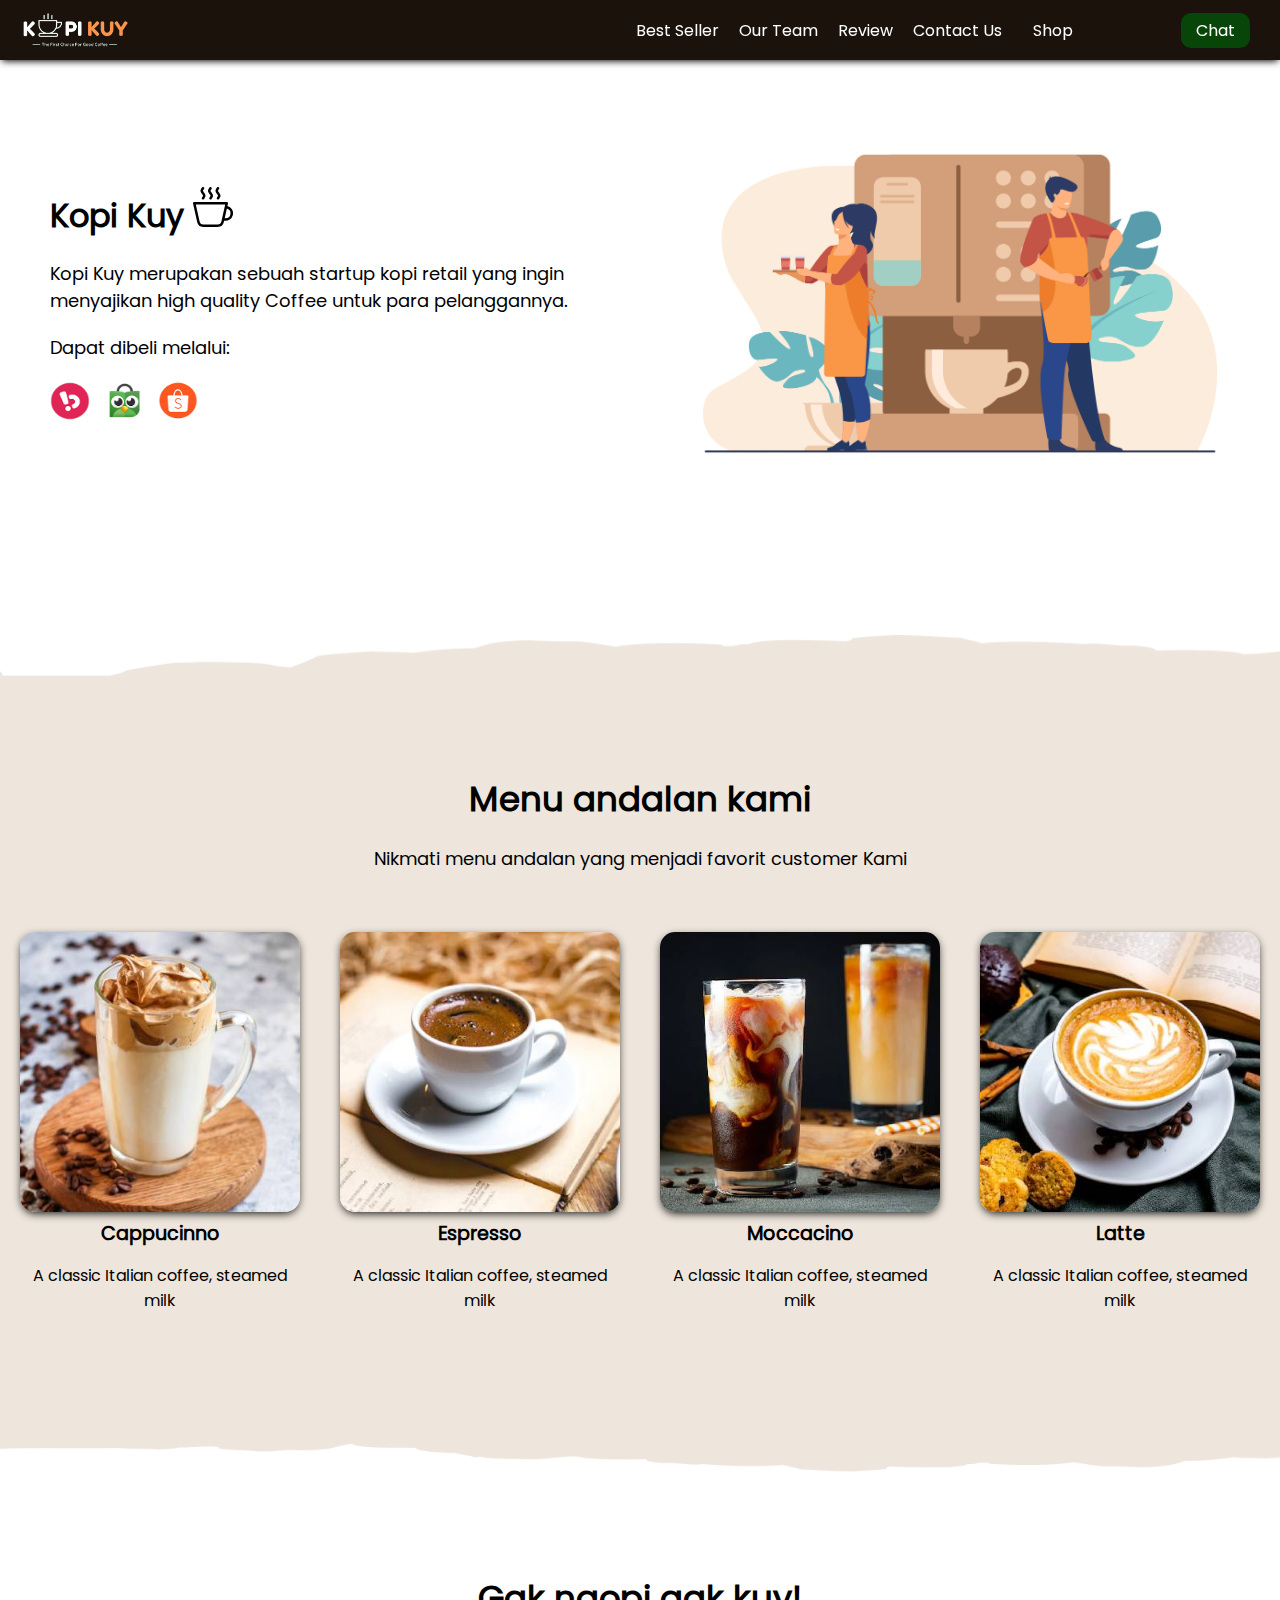
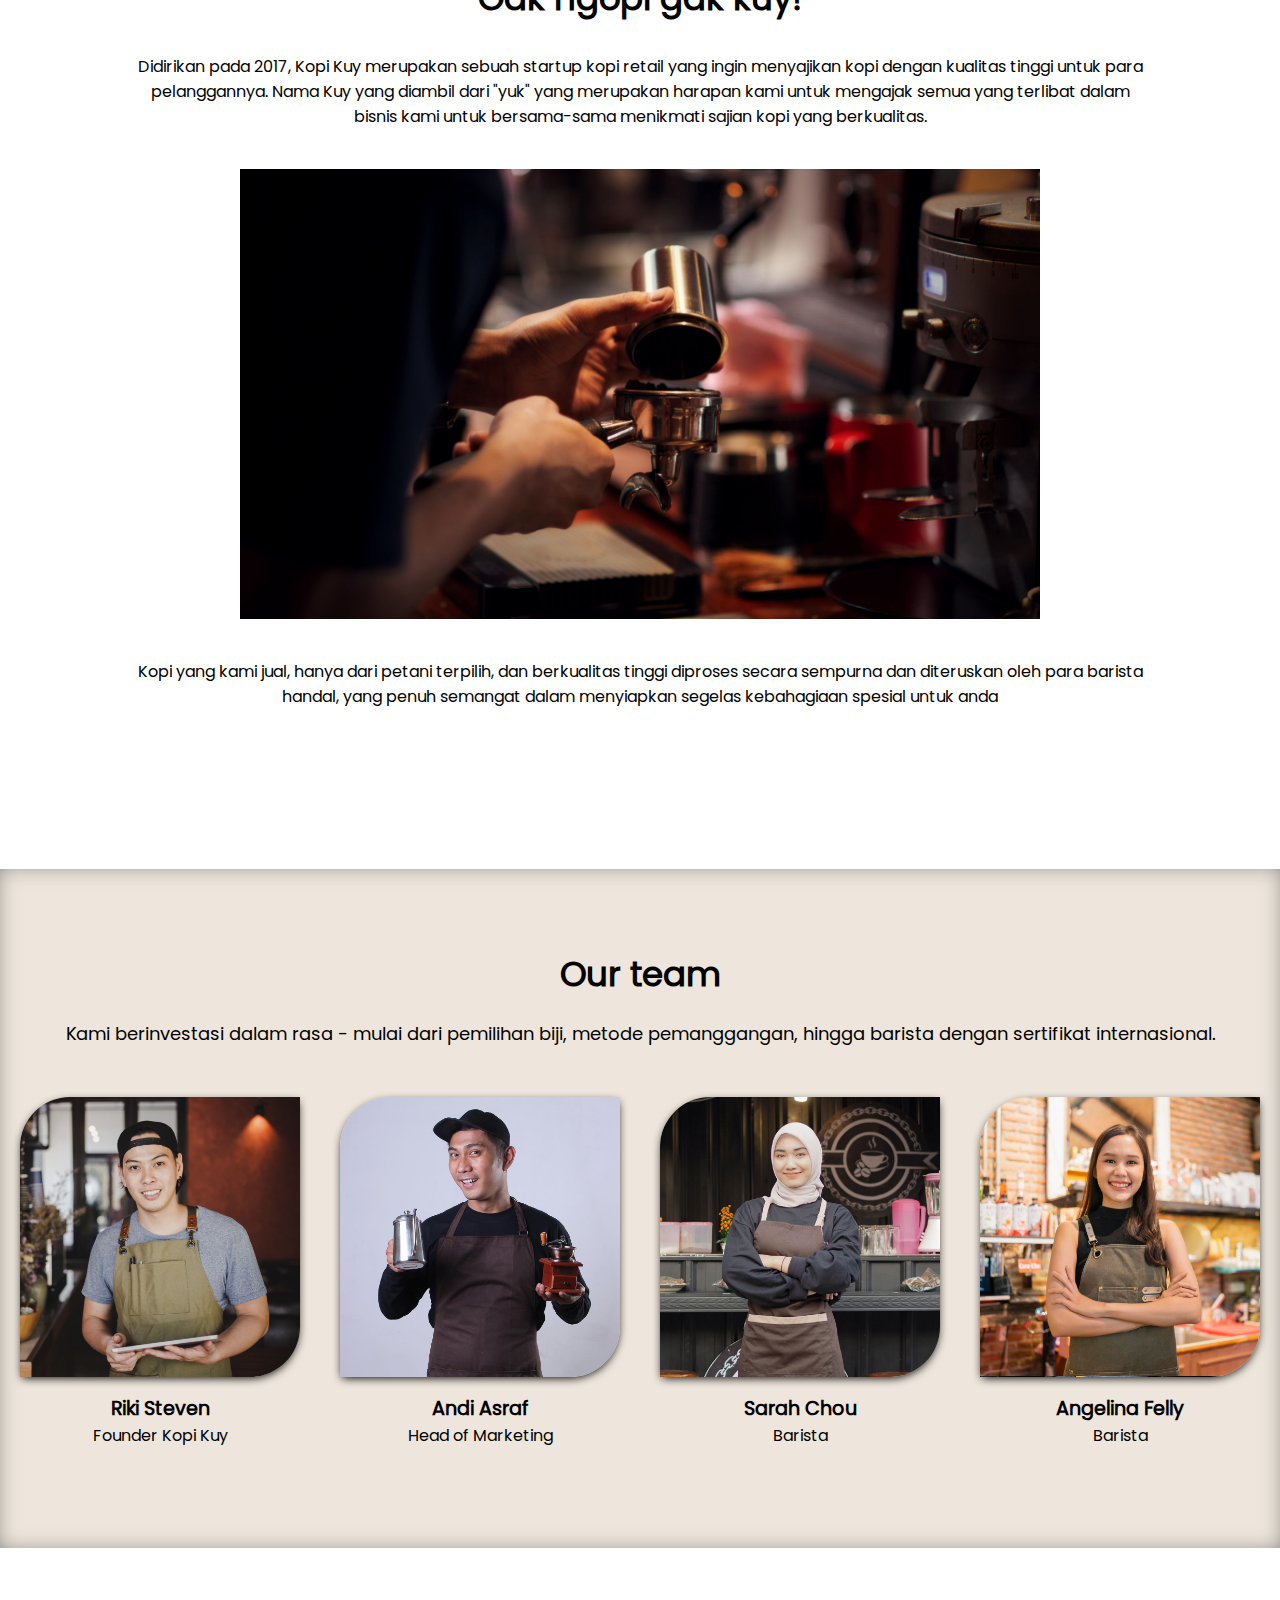
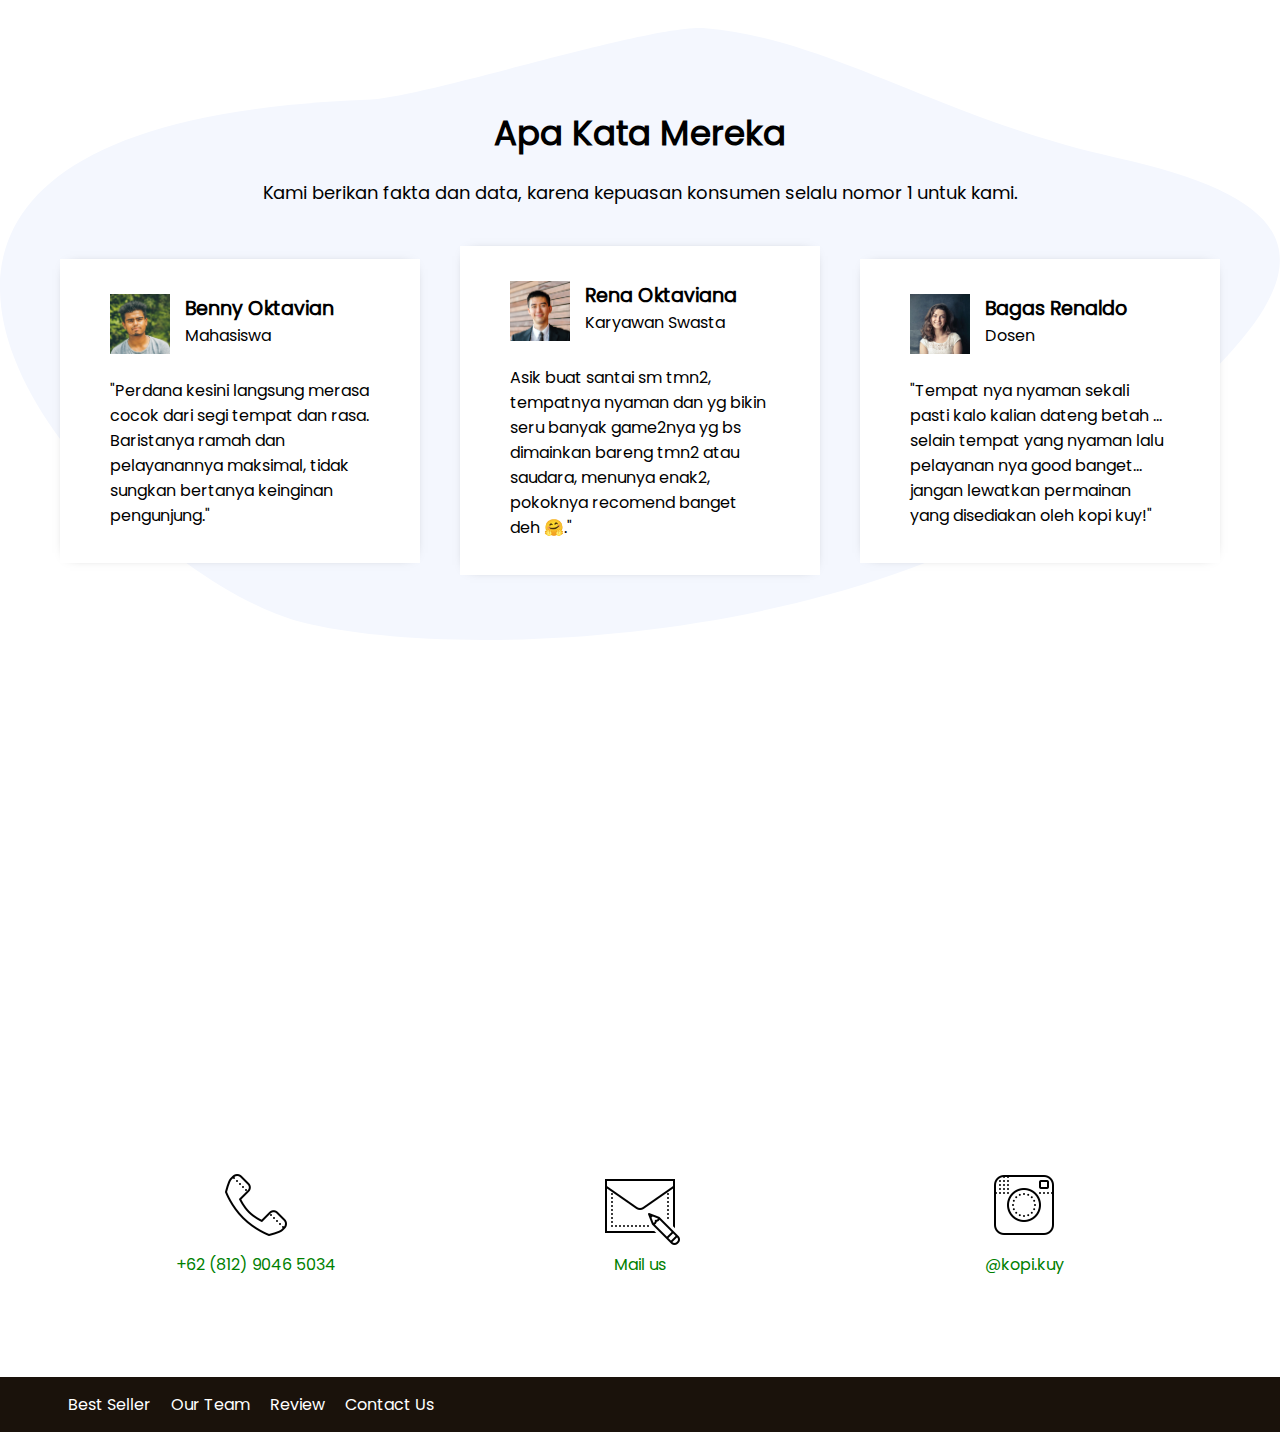
<file: index.html>
<!DOCTYPE html>
<html lang="id">

<head>
    <meta charset="UTF-8">
    <meta http-equiv="X-UA-Compatible" content="IE=edge">
    <meta name="viewport" content="width=device-width, initial-scale=1.0">
    <title>Website Kopi Kuy</title>
    <meta name="description" content="KopiKuy menghadirkan kopi berkualitas premium untuk penggemar kopi sejati">
    <meta name="keywords" content="Kopi premium, biji kopi pilihan, kopi terbaik">
    <meta name="author" content="John Doe">
    <link rel="stylesheet" href="assets/css/main.css">
    <link rel="shortcut icon" href="assets/images/favicon.ico" type="image/x-icon">
</head>

<body>
    <nav>
        <img class="logo" src="assets/images/logo/logo_kuy.png">
        <div class="navigation">
            <a href="#best-seller">Best Seller</a>
            <a href="#our-team">Our Team</a>
            <a href="#review">Review</a>
            <a href="#contact-us">Contact Us</a>
        </div>
        <a class="shop" href="produk.html">Shop</a>
        <a class="chat" href="https://wa.me/628123456?text=Saya ingin bertanya" target="_blank">Chat</a>
    </nav>

    <header>
        <div class="left">
            <h1>Kopi Kuy <img src="assets/images/icon/icon_kopi.svg"></h1>

            <p>Kopi Kuy merupakan sebuah startup kopi retail yang ingin menyajikan high quality Coffee untuk para pelanggannya.</p>

            <p>Dapat dibeli melalui: </p>

            <div class="olshop">
                <a href="https://bukalapak.com/" target="_blank"><img src="assets/images/logo/logo_bukalapak.png" alt=""></a>
                <a href="https://tokopedia.com/" target="_blank"><img src="assets/images/logo/logo_tokopedia.png" alt=""></a>
                <a href="https://shopee.com/" target="_blank"><img src="assets/images/logo/logo_shopee.png" alt=""></a>
            </div>
        </div>

        <div class="right">
            <img src="assets/images/header/header4.png" alt="">
        </div>
    </header>


    <!-- the id is href identifier for callable link in navigation -->
    <section id="best-seller" class="best-seller">
        <h2>Menu andalan kami</h2>

        <p>Nikmati menu andalan yang menjadi favorit customer Kami</p>

        <div class="product">
            <img src="assets/images/produk/product_capuchino.jpg" alt="cappucino coffee">
            <h3>Cappucinno</h3>
            <p>A classic Italian coffee, steamed milk</p>
        </div>

        <div class="product">
            <img src="assets/images/produk/product_espresso.jpg" alt="espresso coffee">
            <h3>Espresso</h3>
            <p>A classic Italian coffee, steamed milk</p>
        </div>

        <div class="product">
            <img src="assets/images/produk/product_kopi_susu.jpg" alt="moccacino coffee">
            <h3>Moccacino</h3>
            <p>A classic Italian coffee, steamed milk</p>
        </div>

        <div class="product">
            <img src="assets/images/produk/product_latte.jpg" alt="latte coffee">
            <h3>Latte</h3>
            <p>A classic Italian coffee, steamed milk</p>
        </div>
    </section>

    <!-- the id is href identifier for callable link in navigation -->
    <section id="about-us" class="about-us">
        <h2>Gak ngopi gak kuy!</h2>

        <p>Didirikan pada 2017, Kopi Kuy merupakan sebuah startup kopi retail
            yang ingin menyajikan kopi dengan kualitas tinggi untuk para pelanggannya.
            Nama Kuy yang diambil dari "yuk" yang merupakan harapan kami untuk mengajak semua
            yang terlibat dalam bisnis kami untuk bersama-sama menikmati sajian kopi yang berkualitas.</p>
        <img src="assets/images/about-us/barista.jpg" alt="barista">

        <p>Kopi yang kami jual, hanya dari petani terpilih, dan berkualitas tinggi diproses
            secara sempurna dan diteruskan oleh para barista handal, yang penuh semangat
            dalam menyiapkan segelas kebahagiaan spesial untuk anda</p>
    </section>

    <section id="our-team" class="our-team">
        <h2>Our team</h2>
        <p>Kami berinvestasi dalam rasa - mulai dari pemilihan biji, metode pemanggangan,
            hingga barista dengan sertifikat internasional.</p>

        <div class="team">
            <img src="assets/images/team/team1.jpg" alt="founder kopi kuy">
            <h3>Riki Steven</h3>
            <p>Founder Kopi Kuy</p>
        </div>

        <div class="team">
            <img src="assets/images/team/team2.jpg" alt="Head of Marketing kopi kuy">
            <h3>Andi Asraf</h3>
            <p>Head of Marketing</p>
        </div>

        <div class="team">
            <img src="assets/images/team/team3.jpg" alt="Barista kopi kuy">
            <h3>Sarah Chou</h3>
            <p>Barista</p>
        </div>

        <div class="team">
            <img src="assets/images/team/team4.jpg" alt="Barista kopi kuy">
            <h3>Angelina Felly</h3>
            <p>Barista</p>
        </div>
    </section>

    <section id="review" class="review">
        <h2>Apa Kata Mereka</h2>
        <p>Kami berikan fakta dan data, karena kepuasan konsumen selalu nomor 1 untuk kami.</p>

        <div class="testimony">
            <img src="assets/images/customer/customer1.jpg" alt="customer kopi kuy">
            <div class="profile">
                <h3>Benny Oktavian</h3>
                <p>Mahasiswa</p>
            </div>
                <p>"Perdana kesini langsung merasa cocok dari segi tempat dan rasa.
                    Baristanya ramah dan pelayanannya maksimal, tidak sungkan bertanya keinginan pengunjung."</p>
        </div>

        <div class="testimony">
            <img src="assets/images/customer/customer3.jpg" alt="customer kopi kuy">
            <div class="profile">
                <h3>Rena Oktaviana</h3>
                <p>Karyawan Swasta</p>
            </div>
                <p>Asik buat santai sm tmn2, tempatnya nyaman dan yg bikin seru banyak game2nya
                    yg bs dimainkan bareng tmn2 atau saudara, menunya enak2, pokoknya recomend banget deh 🤗."</p>
        </div>

        <div class="testimony">
            <img src="assets/images/customer/customer2.jpg" alt="customer kopi kuy">
            <div class="profile">
                <h3>Bagas Renaldo</h3>
                <p>Dosen</p>
            </div>
                <p>"Tempat nya nyaman sekali pasti kalo kalian dateng betah ...
                    selain tempat yang nyaman lalu pelayanan nya good banget...
                    jangan lewatkan permainan yang disediakan oleh kopi kuy!"</p>
        </div>
    </section>

    <section id="contact-us" class="contact-us">
        <iframe
            src="https://www.google.com/maps/embed?pb=!1m14!1m8!1m3!1d7932.741866032694!2d106.
            668581!3d-6.214715!3m2!1i1024!2i768!4f13.1!3m3!1m2!1s0x2e69f9912c7f297b%3A0xe5a3a6
            71dae861ab!2sKopi%20kuy!5e0!3m2!1sid!2sid!4v1680617229460!5m2!1sid!2sid"
            allowfullscreen="" loading="lazy" referrerpolicy="no-referrer-when-downgrade"></iframe>

        <div class="contact">
            <img src="assets/images/icon/icon_phone.png" alt="kopi kuy contact">
            <p><a href="tell:+62 (812) 9046 5034">+62 (812) 9046 5034</a></p>
        </div>

        <div class="contact">
            <img src="assets/images/icon/icon_mail.png" alt="kopi kuy email">
            <p><a href="mailto:hello@kopikuy.com">Mail us</a></p>
        </div>

        <div class="contact">
            <img src="assets/images/icon/icon_instagram.png" alt="kopi kuy instagram">
            <p><a href="instagram.com/kopi.kuy">@kopi.kuy</a></p>
        </div>
    </section>

    <footer>
        <div class="navigation">
            <a href="#best-seller">Best Seller</a>
            <a href="#our-team">Our Team</a>
            <a href="#review">Review</a>
            <a href="#contact-us">Contact Us</a>
        </div>
    </footer>

</body>

</html>
</file>
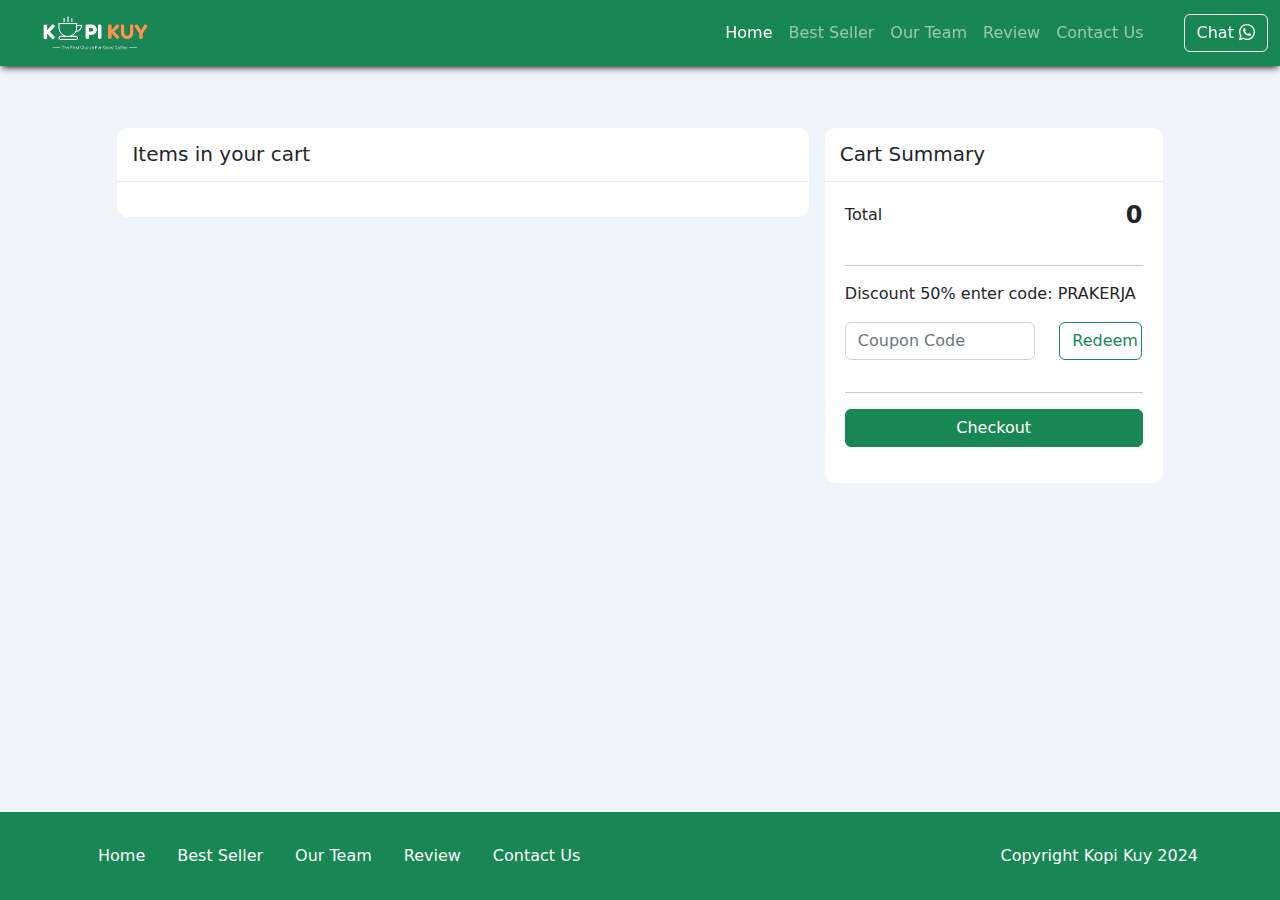
<file: cart.html>
<!DOCTYPE html>
<html lang="id">

<head>
    <meta charset="UTF-8">
    <meta http-equiv="X-UA-Compatible" content="IE=edge">
    <meta name="viewport" content="width=device-width, initial-scale=1.0">
    <link rel="shortcut icon" href="assets/images/favicon.ico" type="image/x-icon">
    <title>Website Kopi Kuy</title>
    <meta name="description" content="KopiKuy menghadirkan kopi berkualitas premium untuk penggemar kopi sejati">
    <meta name="keywords" content="Kopi premium, biji kopi pilihan, kopi terbaik">
    <meta name="author" content="John Doe">
    <link rel="stylesheet" href="assets/css/main.css">
    <link rel="stylesheet" href="assets/css/bootstrap.min.css">
    <link rel="stylesheet" href="assets/css/bootstrap-icons.css" />

    <style>
        body {
            background-color: #F0F3F7;
        }
        h3 {
            font-size: 16px;
        }
        .cart-container {
            clear: both;
            margin-bottom: 25px;
            margin-top: 0;
            padding: 0;
        }
        .cart-title {
            background-color: #ffffff;
            padding: 14px 15px 7px;
            border-radius: 10px 10px 0 0;
        }
        .cart-content {
            background-color: #ffffff;
            padding: 15px 20px 20px 20px;
            border-color: #e7eaec;
            border-style: solid solid none;
            border-width: 1px 0;
            border-radius: 0 0 10px 10px;
        }
        .footer {
            position: fixed;
            bottom: 0;
            width: 100%;
        }
        .span-right {
            display: block;
            text-align: right;
        }
        @media (max-width:768px) {
            .carts {
                margin: 0 10px 0 10px;
            }
        }
    </style>
</head>

<body>
    <nav class="navbar navbar-expand-lg bg-success navbar-dark w-100 fixed-top">
        <div class="container-fluid">
            <a class="navbar-brand" href="#">
                <img class="logo" src="assets/images/logo/logo_kuy.png" height="40">
            </a>
            <button class="navbar-toggler" type="button" data-bs-toggle="collapse"
                data-bs-target="#navbarSupportedContent" aria-controls="navbarSupportedContent" aria-expanded="false"
                aria-label="Toggle navigation">
                <span class="navbar-toggler-icon"></span>
            </button>
            <div class="collapse navbar-collapse" id="navbarSupportedContent">
                <ul class="navbar-nav ms-auto me-3 mb-2 mb-lg-0">
                    <li class="nav-item">
                        <a class="nav-link active" aria-current="page" href="index.html">Home</a>
                    </li>
                    <li class="nav-item">
                        <a class="nav-link" href="index.html#best-seller">Best Seller</a>
                    </li>
                    <li class="nav-item">
                        <a class="nav-link" href="index.html#our-team">Our Team</a>
                    </li>
                    <li class="nav-item">
                        <a class="nav-link" href="index.html#review">Review</a>
                    </li>
                    <li class="nav-item">
                        <a class="nav-link" href="index.html#contact-us">Contact Us</a>
                    </li>
                </ul>

                <a class="btn btn-outline-light ms-md-3" href="https://wa.me/628123456?text=Saya ingin bertanya"
                    target="_blank">Chat <i class="bi bi-whatsapp"></i></a>
            </div>
        </div>
    </nav>

    <section class="carts">
        <div class="row gx-3 py-5">
            <div class="col-sm-8">
                <div class="cart-container">
                    <div class="cart-title">
                        <h5>Items in your cart</h5>
                    </div>
                    <div class="cart-content" id="cartContent">
                    </div>
                </div>
            </div>

            <div class="col-sm-4">
                <div class="cart-container">
                    <div class="cart-title">
                        <h5>Cart Summary</h5>
                    </div>
                    <div class="cart-content">
                        <div class="row">
                            <div class="col-md-12">
                                <div class="d-flex justify-content-between align-items-center pb-3">
                                    <span>Total</span>
                                    <span class="fs-4 fw-bold" id="pricePlaceHolder">0</span>
                                </div>
                                <span id="couponDetails" style="display: block;"></span>
                                <hr>

                                <div class="row">
                                    <p>Discount 50% enter code: PRAKERJA</p>
                                    <div class="col-sm-8 pb-3">
                                        <input type="text" class="form-control" id="coupon" placeholder="Coupon Code">
                                    </div>
                                    <div class="col-sm-4 pb-3 align-items-center d-flex">
                                        <button class="btn btn-outline-success w-100"
                                            onclick="checkCoupon()">Redeem</button>
                                    </div>
                                </div>
                                <hr>
                            </div>
                            <div class="col-md-12 pb-3">
                                <button type="button" class="btn btn-success d-block w-100" id="checkoutButton">
                                    <i class="fa fa-shopping-cart"></i>Checkout
                                </button>
                            </div>
                        </div>
                    </div>
                </div>
            </div>
        </div>
    </section>

    <footer class="bg-success footer py-4">
        <div class="container">
            <div class="row align-items-center">
                <div class="col-md-8">
                    <ul class="nav">
                        <li class="nav-item">
                            <a class="nav-link link-light active" aria-current="page" href="index.html">Home</a>
                        </li>
                        <li class="nav-item">
                            <a class="nav-link link-light" href="index.html#best-seller">Best Seller</a>
                        </li>
                        <li class="nav-item">
                            <a class="nav-link link-light" href="index.html#our-team">Our Team</a>
                        </li>
                        <li class="nav-item">
                            <a class="nav-link link-light" href="index.html#review">Review</a>
                        </li>
                        <li class="nav-item">
                            <a class="nav-link link-light" href="index.html#contact-us">Contact Us</a>
                        </li>
                    </ul>
                </div>
                <div class="col-md-4 text-light text-end">
                    Copyright Kopi Kuy 2024
                </div>
            </div>
        </div>
    </footer>

    <div class="modal fade" id="checkoutModal" tabindex="-1" role="dialog" aria-labelledby="exampleModalLabel"
        aria-hidden="true">
        <div class="modal-dialog modal-dialog-scrollable modal-lg" role="document">
            <div class="modal-content">
                <div class="modal-header">
                    <h5 class="modal-title" id="exampleModalLabel">Checkout Details</h5>
                    <button type="button" class="btn-close" data-bs-dismiss="modal" aria-label="Close"></button>

                </div>
                <div class="modal-body">
                    <ul class="nav nav-tabs justify-content-center" id="myTab" role="tablist">
                        <li class="nav-item" role="presentation">
                            <button class="nav-link active" id="navInformationTab" data-bs-toggle="tab"
                                data-bs-target="#information" type="button" role="tab" aria-controls="nav-information"
                                aria-selected="true">1. Information</button>
                        </li>
                        <li class="nav-item" role="presentation">
                            <button class="nav-link" id="navSummaryTab" data-bs-toggle="tab" data-bs-target="#summary"
                                type="button" role="tab" aria-controls="summary-information" aria-selected="true">2.
                                Summary</button>
                        </li>
                        <li class="nav-item" role="presentation">
                            <button class="nav-link" id="navPaymentTab" data-bs-toggle="tab" data-bs-target="#payment"
                                type="button" role="tab" aria-controls="payment-information" aria-selected="true">3.
                                Payment</button>
                        </li>
                    </ul>

                    <div class="tab-content" id="myTabContent">
                        <div class="tab-pane fade show active" id="information" role="tabpanel"
                            aria-labelledby="navInformationTab" tabindex="0"><br>
                            <h4 class="fs-5 py-3">Ordered product</h4>
                            <div class="cart-content" id="checkoutCartModal">
                            </div>
                            <hr>
                            <div id="detailsCheckout" class="container">
                            </div>
                            <div id="couponCheckout" class="container">
                            </div>
                            <div class="row justify-content-end">
                                <div class="col-3 d-flex align-items-center">
                                    <span>Total</span>
                                </div>
                                <div class="col-3">
                                    <span class="fs-4 fw-bold span-right" id="priceCheckout">0</span>
                                </div>
                            </div>
                        </div>

                        <div class="tab-pane fade" id="summary" role="tabpanel" aria-labelledby="navSummaryTab"
                            tabindex="0"><br>
                            <h3>Summary Tab</h3>
                            <p>Under development</p>
                        </div>
                        <div class="tab-pane fade" id="payment" role="tabpanel" aria-labelledby="navPaymentTab"
                            tabindex="0"><br>
                            <h3>Payment Tab</h3>
                            <p>Under development</p>
                        </div>
                    </div>
                </div>
            </div>
        </div>
    </div>

    <script src="assets/js/bootstrap.bundle.min.js"></script>
    <script src="assets/js/cart.js"></script>

</body>

</html>
</file>
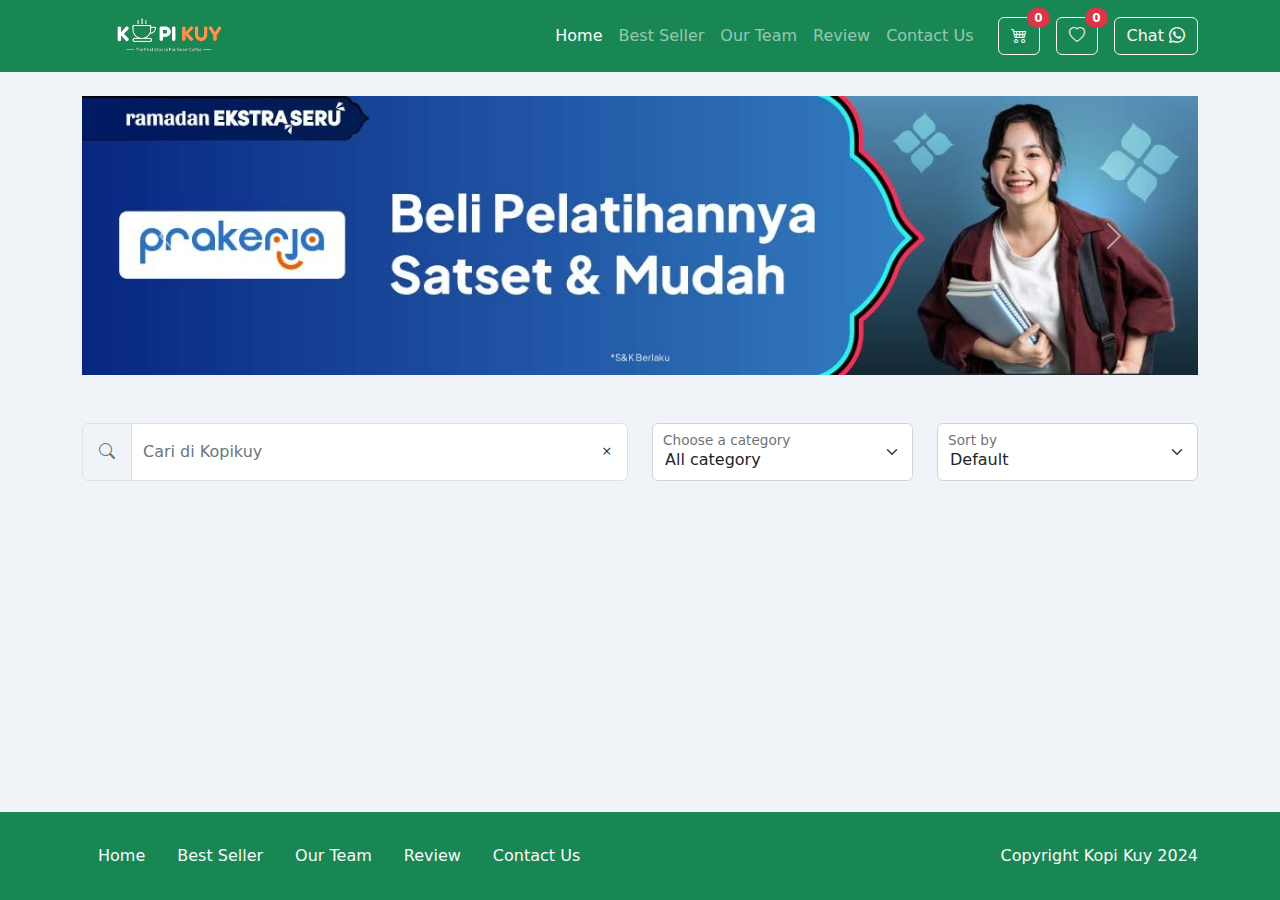
<file: produk.html>
<!DOCTYPE html>
<html lang="id">

<head>
    <meta charset="UTF-8">
    <meta http-equiv="X-UA-Compatible" content="IE=edge">
    <meta name="viewport" content="width=device-width, initial-scale=1.0">
    <link rel="shortcut icon" href="assets/images/favicon/favicon.ico" type="image/x-icon">
    <title>product</title>
    <meta name="description" content="KopiKuy menghadirkan kopi berkualitas premium untuk penggemar kopi sejati">
    <meta name="keywords" content="Kopi premium, biji kopi pilihan, kopi terbaik">
    <meta name="author" content="John Doe">
    <link rel="shortcut icon" href="assets/images/favicon.ico" type="image/x-icon">
    <link rel="stylesheet" href="assets/css/bootstrap.min.css">
    <link rel="stylesheet" href="assets/css/bootstrap-icons.css">
    
    <style>
        body {
            background-color: #F0F3F7;
        }

        .card {
            border: none;
            box-shadow: 0 .125rem .25rem rgba(0, 0, 0, .075);
        }

        .footer {
            position: fixed;
            bottom: 0;
            width: 100%;
        }

        .form-floating label {
            margin-left: 10px;
        }

        .modal-shadow {
            box-shadow: rgba(141, 150, 170, 0.4) 0px 1px 4px;
            border-radius: 8px;
        }
    </style>
</head>

<body>
    <!-- Tulis Kode Bootstrap Di Bawah Sini -->

    <nav class="navbar navbar-expand-lg bg-success navbar-dark w-100 fixed-top">
        <div class="container">
            <a class="navbar-brand" href="#">
                <h1>
                    <a href="index.html">
                        <img class="logo" src="assets/images/logo/logo_kuy.png" alt="logo kopikuy" title="kopikuy"
                            height="40">
                    </a>
                </h1>
            </a>
            <button class="navbar-toggler" type="button" data-bs-toggle="collapse"
                data-bs-target="#navbarSupportedContent" aria-controls="navbarSupportedContent" aria-expanded="false"
                aria-label="Toggle navigation">
                <span class="navbar-toggler-icon"></span>
            </button>
            <div class="collapse navbar-collapse" id="navbarSupportedContent">
                <ul class="navbar-nav ms-auto me-3 mb-2 mb-lg-0">
                    <li class="nav-item">
                        <a class="nav-link active" aria-current="page" href="index.html">Home</a>
                    </li>
                    <li class="nav-item">
                        <a class="nav-link" href="index.html#best-seller">Best Seller</a>
                    </li>
                    <li class="nav-item">
                        <a class="nav-link" href="index.html#our-team">Our Team</a>
                    </li>
                    <li class="nav-item">
                        <a class="nav-link" href="index.html#review">Review</a>
                    </li>
                    <li class="nav-item">
                        <a class="nav-link" href="index.html#contact-us">Contact Us</a>
                    </li>
                </ul>
                <a href="cart.html" class="btn btn-outline-light position-relative me-md-3">
                    <i class="bi bi-cart4"></i>
                    <span id="cartIcon"
                        class="position-absolute top-0 start-100 translate-middle badge rounded-pill bg-danger">0</span>
                </a>
                <a href="#" class="btn btn-outline-light position-relative me-md-3">
                    <i class="bi bi-heart" id="wishlistIcon"></i>
                    <span id="wishlistCount"
                        class="position-absolute top-0 start-100 translate-middle badge rounded-pill bg-danger">0</span>
                </a>
                <a class="btn btn-outline-light" href="https://wa.me/628123456?text=Saya ingin bertanya"
                    target="_blank">Chat <i class="bi bi-whatsapp"></i></a>
            </div>
        </div>
    </nav>

    <section class="product text-center my-5 py-5">
        <div class="container">
            <div id="carouselExampleAutoplaying" class="carousel slide" data-bs-ride="carousel">
                <div class="carousel-inner">
                    <div class="carousel-item active">
                        <img src="assets/images/carousel/slider1.jpg" class="d-block w-100" alt="...">
                    </div>
                    <div class="carousel-item">
                        <img src="assets/images/carousel/slider2.jpg" class="d-block w-100" alt="...">
                    </div>
                    <div class="carousel-item">
                        <img src="assets/images/carousel/slider3.jpg" class="d-block w-100" alt="...">
                    </div>
                </div>
                <button class="carousel-control-prev" type="button" data-bs-target="#carouselExampleAutoplaying"
                    data-bs-slide="prev">
                    <span class="carousel-control-prev-icon" aria-hidden="true"></span>
                    <span class="visually-hidden">Previous</span>
                </button>
                <button class="carousel-control-next" type="button" data-bs-target="#carouselExampleAutoplaying"
                    data-bs-slide="next">
                    <span class="carousel-control-next-icon" aria-hidden="true"></span>
                    <span class="visually-hidden">Next</span>
                </button>
            </div>
            <div class="row gap-2 gap-md-0 my-5">
                <div class="col-md-6">
                    <div class="input-group mb-3 h-100">
                        <button class="btn btn-outline-secondary border px-3" type="button" id="searchButton"><i
                                class="bi bi-search"></i></button>
                        <input type="text" class="form-control border-start-0 border" placeholder="Cari di Kopikuy"
                            id="searchInput">
                        <button class="btn btn-outline-secondary bg-white border-start-0 border" type="button"
                            id="clearSearch"><i class="bi bi-x text-dark"></i></button>
                    </div>
                </div>
                <div class="form-floating col-md-3">
                    <select class="form-select" id="selectCategory">
                        <option selected value="viewAll">All category</option>
                        <option value="arabica">Arabica</option>
                        <option value="robusta">Robusta</option>
                        <option value="nonkopi">nonkopi</option>
                        <option value="makanberat">Makanan</option>
                    </select>
                    <label for="selectCategory">Choose a category</label>
                </div>
                <div class="form-floating col-md-3">
                    <select class="form-select" id="sortPrice">
                        <option selected disabled value="default">Default</option>
                        <option value="cheap">Cheapest</option>
                        <option value="expensive">Expensive</option>
                    </select>
                    <label for="sortPrice">Sort by</label>
                </div>
            </div>
            <div id="keywordNotFound" class="alert alert-danger mt-3 d-none">
                <i class="bi bi-exclamation-triangle-fill"></i> Sorry, the product you looking for is not available here
            </div>
            <div id="productPage" class="row row-cols-1 row-cols-md-2 row-cols-lg-4">
            </div>
        </div>
    </section>

    <footer class="bg-success footer py-4">
        <div class="container">
            <div class="row align-items-center">
                <div class="col-md-8">
                    <ul class="nav">
                        <li class="nav-item">
                            <a class="nav-link link-light active" aria-current="page" href="index.html">Home</a>
                        </li>
                        <li class="nav-item">
                            <a class="nav-link link-light" href="index.html#best-seller">Best Seller</a>
                        </li>
                        <li class="nav-item">
                            <a class="nav-link link-light" href="index.html#our-team">Our Team</a>
                        </li>
                        <li class="nav-item">
                            <a class="nav-link link-light" href="index.html#review">Review</a>
                        </li>
                        <li class="nav-item">
                            <a class="nav-link link-light" href="index.html#contact-us">Contact Us</a>
                        </li>
                    </ul>
                </div>
                <div class="col-md-4 text-light text-end">
                    Copyright Kopi Kuy 2024
                </div>
            </div>
        </div>
    </footer>

    <div class="modal fade" id="addToCartConfirmation" aria-labelledby="addToCartLabel">
        <div class="modal-dialog modal-dialog-scrollable">
            <div class="modal-content">
                <div class="modal-header">
                    <h4 class="modal-title fw-normal fs-5" id="addToCartLabel"><i class="bi bi-cart-check"></i>
                        Product successfully added to cart</h4>
                    <button type="button" class="btn-close" data-bs-dismiss="modal" aria-label="Close"></button>
                </div>
                <div class="modal-body">
                    <div id="addedCard">
                    </div>
                </div>
                <div class="modal-footer">
                    <a href="cart.html" class="btn btn-success">View Cart</a>
                </div>
            </div>
        </div>
    </div>

    <!-- Batas Akhir penulisan kode Bootstrap -->
    
    <script src="assets/js/bootstrap.bundle.min.js"></script>
    <script src="assets/js/product.js"></script>
        
</body>
</html>
</file>
<file: assets/css/main.css>
/* Kode * di bawah ini untuk mereset tampilan setiap web browser supaya seragam */

* {
   box-sizing: border-box;
   margin: 0;
   padding: 0;
}

html {
   /* scroll-behavior: smooth agar scroll ketika klik pada navigation menjadi halus */
   scroll-behavior: smooth;
}

/* 
Kode di bawah ini untuk mengatur nav sampai footer agar memiliki tampilan flexibel
selengkapnya akan di bahas di hari ke 3
*/

nav,
header,
section,
footer {
   /* 
      display: flex memiliki pengaturan yang dapat mengatur agar elemen
      di dalamnya memiliki ukuran yang fleksibel
      digunakan saat ada elemen yang isinya lebih dari satu kolom
   */
   display: flex;
   /* 
      align-items: center mengatur elemen di dalamnya rata tengah vertikal
   */
   align-items: center;

   /* 
      justify-content: center mengatur elemen di dalamnya rata tengah horizontal
   */
   justify-content: center;

   /* 
      flex-wrap: wrap mengatur agar jika lebar elemen berlebih, maka elemen
      akan otomatis diletakan di baris baru (tidak dipaksakan di satu baris)
   */
   flex-wrap: wrap;
}



/* 
Kode @font-face untuk menginstall font ke dalam Website 
src adalah untuk lokasi fontnya, font dapat di cari di website https://fonts.google.com/
dengan memberi nama family, maka kita mendaftarkan font tersebut ke dalam website
*/

@font-face {
   src: url(../fonts/poppins.woff2);
   font-family: 'Poppins';
}

body {
   /* 
   mendaftarkan semua teks pada body menjadi family Poppins 
   kenapa pada body? karena elemen body membungkus semua elemen dari nav section sampai footer
   */
   font-family: 'Poppins';
}

/*
Misalnya ada font dari google yang bernama Irish Grover yang berada di:
https://fonts.gstatic.com/s/irishgrover/v23/buExpoi6YtLz2QW7LA4flVgv__RP.woff2

maka bisa coba copy kode berikut untuk menginstall font tadi:

@font-face {
  font-family: 'Irish Grover';
  font-style: normal;
  font-weight: 400;
  src: url(https://fonts.gstatic.com/s/irishgrover/v23/buExpoi6YtLz2QW7LA4flVgv__RP.woff2) format('woff2');
}

Jika kode di atas sudah di copy
Nanti pada element yang ingin menggunakan font Irish Grover Tadi, tinggal diganti font-familynya
misal mau mengganti h1 dan h2 maka kodenya sebagai berikut:

h1,h2 {
   font-family: 'Irish Grover';
}

*/


a {
   /* menghilangkan garis bawah pada link */
   text-decoration: none;

   /* 
   color: adalah untuk mengganti warna tulisan.
   color:unset digunakan pada a untuk menghilangkan warna bawaan pada link (biasanya warna biru) 
   */
   color: unset;
}

h2 {
   /* mengatur ukuran huruf ke 34 pixel */
   font-size: 34px;
}

h3 {
   /* mengatur ukuran huruf ke 1.2rem */
   font-size: 1.2rem;
}

h1,
h2,
h3 {
   /* mengatur tebal huruf bisa bold, normal*/
   font-weight: bold;
}

img {
   /* 
      kode max-width artinya lebar maksimal
      mengatur agar semua elemen img memiliki lebar maksimal 100% agar
      besar gambar tidak melebihi layar ataupun elemen pembungkus
   */
   max-width: 100%;
}

/* Navigasi */

nav {
   /* 
   background-color mengatur warna latar belakang 
   untuk pengguna hp, pergantian warna tidak bisa seperti vs code
   hanya dapat menggunakan warna bahasa inggris seperti: red, green, brown, purple dsb
   untuk pengguna vscode silahkan arahkan mouse ke kotak warna di bawah
   untuk mengganti warna sesuai keinginan
   */
   background-color: #1A120B;

   /* box-shadow membuat efek bayangan */
   box-shadow: 0 3px 7px -2px #000;

   /* width mengatur lebar elemen. 100% agar lebarnya full dari left sampai right layar */
   width: 100%;

   /* 
   padding digunakan untuk memberi jarak ke dalam. 
   efeknya bila digunakan pada elemen yang memiliki warna latar akan membuat elemen tersebut 'gemuk'
   padding-top artinya jarak ke atas, nilai padding dapat berupa
   padding-top, padding-bottom, padding-left, padding-right
   */
   padding-top: 10px;
   padding-bottom: 10px;

   /* 
   position mengatur posisi elemen, position:fixed supaya elemen nav akan ikut menempel di atas layar
   saat kita scroll ke bawah. Jika ingin navigation gak nempel, bisa menggunakan position:static;
   */
   position: fixed;

   /* Nilai z-index semakin besar, maka elemen akan semakin di depan */
   z-index: 500;
}

img.logo {
   /* height mengatur tinggi elemen */
   height: 40px;
   /* penjelasan margin mirip dengan padding, fungsinya untuk memberi jarak pada elemen */
   margin-left: 20px;
}

div.navigation {
   margin-left: auto;
   margin-right: 15px;
}

nav a {
   color: #fff;
   padding-left: 8px;
   padding-right: 8px;
}

a.shop {
   margin-right: 100px;
}

a.chat {
   margin-right: 30px;
   background-color: rgb(8, 69, 8);
   color: #fff;
   padding-top: 5px;
   padding-right: 15px;
   padding-bottom: 5px;
   padding-left: 15px;
   border-radius: 10px;
}


/* 
   PERHATIKAN bahwa dalam mengatur elemen, nama elemen langsung ditulis
   sedangkan untuk mengatur class, dibutuhkan tanda titik (.) terlebih dulu
   img {} berarti seluruh elemen dengan tag img (<img src="....">), 
   sedangkan .img artinya hanya elemen dengan class img (<img class="img" src="...">) 
*/


/* HEADER */


header,
section {
   /*
    padding mengatur jarak ke dalam
    pada padding dan margin ditambahkan top / right / bottom / top 
    untuk mengatur jarak masing-masing 
   */
   padding-top: 80px;
   padding-bottom: 80px;

   /* margin mengatur jarak ke luar */
   margin-bottom: 80px;
}

/* penulisan CSS dapat digabung dengan beberapa elemen */
header div.left,
header div.right {
   /* width mengatur lebar elemen. 50% artinya setengah ukuran elemen pembungkus */
   width: 50%;
   padding: 50px;
}

header h1 {
   margin-bottom: 20px;
}

header p {
   /* font-size digunakan untuk mengatur ukuran huruf */
   font-size: 18px;
   margin-bottom: 20px;
}

div.olshop img {
   width: 40px;
   /* aspect-ratio:1 agar tinggi menyesuaikan width */
   aspect-ratio: 1;
   margin-right: 10px;
}

/* Best Seller */

section.best-seller {
   position: relative;

   /* background-color mengatur warna latar belakang elemen */
   background-color: #EEE6DC;

   /* text-align mengatur rata tulisan, bisa bernilai: left, right, center, justify */
   text-align: center;
}

/* 
terkait position, after, dan before memerlukan pemahaman mendalam
terkait layout pada CSS untuk dapat memahami secara penuh 
*/

section.best-seller::before,
section.best-seller::after {
   position: absolute;
   content: "";
   width: 100%;
   height: 76px;

   /* background-image untuk menambahkan gambar sebagai background */
   background-image: url(../images/background/garis-atas.png);

   /*background-size agar gambar latar menyesuaikan tinggi / lebar elemen */
   background-size: cover;

   top: -60px;
   left: 0;
}

section.best-seller::after {
   height: 60px;
   background-image: url(../images/background/garis-bawah.png);
   top: unset;
   bottom: -60px;
}

section.best-seller h2 {
   margin-bottom: 20px;
   width: 100%;
}

/* 
Penulisan section.best-seller > p berarti mengatur elemen p yang langsung
di bungkus oleh elemen <section class="best-seller">
aturan ini tidak berlaku untuk elemen <p> yang ada di dalam <div class="product">
*/

section.best-seller>p {
   font-size: 18px;
   margin-bottom: 40px;
   width: 100%;
}

div.product {
   /* 
      Penulisan padding dan margin seperti padding:20px ini penulisan singkat 
      yang berarti top, right, bottom, left nilainya sama, yaitu 20px 
   */
   padding: 20px;
   width: 25%;
}

div.product img {
   /* transition membuat animasi transisi dari perubahan style, 0.3s berarti 0.3 detik */
   transition: all 0.3s ease;

   /* border-radius  Membuat sudut membulat */
   border-radius: 15px;

   /* box-shadow membuat efek bayangan */
   box-shadow: 0 3px 10px -2px #000;
}

/*

kode div.product img:hover akan dijalankan saat mouse ada di atas elemen <img> yang ada
di dalam <div class="product"> 
karena ada efek transition pada div.product img 
maka akan menghasilkan efek animasi yang smooth

*/
div.product img:hover {

   /* membuat transformasi, bisa berupa scale(1.05), rotate(180deg), translateY(-50px), dsb */
   transform: scale(0.9);
   border-radius: 50%;
}

div.product p {
   margin-top: 15px;
   font-weight: normal;
}



/* About US */

section.about-us {
   /* max-width: 80%; mengatur lebar maksimal elemen tidak boleh melebihi 80% layar */
   max-width: 80%;

   /* margin-left dan margin-right auto akan membuat posisi elemen berada di tengah */
   margin-left: auto;
   margin-right: auto;
   text-align: center;
}

section.about-us h2 {
   margin-bottom: 30px;
   width: 100%;
}

section.about-us img {
   /* 
      Penulisan width: 800px dan max-width: 100% mengatur agar
      elemen memiliki lebar 800px namun tidak boleh melebihi 100% ukuran layar
   */
   width: 800px;
   max-width: 100%;
   margin: auto;
}

/*
section.about-us p:nth-child(2) berarti mengatur elemen ke 2 dengan jenis <p>
yang ada di dalam <section class="about-us">
*/

section.about-us p:nth-child(2) {
   margin-bottom: 40px;
}

section.about-us p:nth-child(4) {
   margin-top: 40px;
}


/* OUR TEAM */

section.our-team {
   background-color: #EEE6DC;
   box-shadow: inset 0px 0px 23px -6px #707070;
   text-align: center;
}

section.our-team h2 {
   margin-bottom: 20px;
   width: 100%;
}

section.our-team>p {
   margin-bottom: 30px;
   font-size: 18px;
   width: 800px;
   max-width: 90%;
   margin-left: auto;
   margin-right: auto;
   width: 100%;
}

div.team {
   width: 25%;
   padding: 20px;
}

div.team img {
   width: 100%;
   aspect-ratio: 1/1;
   object-fit: cover;
   box-shadow: 0 3px 10px -2px #000;
   border-radius: 50px 0px 50px 0px;
   margin-bottom: 10px;
}


/* REVIEW */

section.review {
   background-image: url(../images/background/bg-review.svg);
   /* 
      background-size: contain;
      membuat gambar latar belakang tidak terpotong
   */
   background-size: contain;

   /* 
      background-repeat: no-repeat;
      membuat gambar latar belakang tidak diulang (duplikat)
   */
   background-repeat: no-repeat;
   padding-left: 40px;
   padding-right: 40px;
   justify-content: space-around;
   /* align-items: stretch; membuat tinggi elemen di dalam .review .baris seragam */
   text-align: center;
}

section.review h2 {
   margin-bottom: 20px;
   width: 100%;
}

section.review>p {
   margin-bottom: 40px;
   font-size: 18px;
   width: 100%;
}

div.testimony {
   width: 30%;
   display: flex;
   flex-wrap: wrap;
   padding: 35px 50px;
   box-shadow: 0px 0px 12px -10px #000;
   background-color: #fff;
}

div.testimony img {
   width: 60px;
   height: 60px;
   margin-right: 15px;
   object-fit: cover;
}

div.profile {
   text-align: left;
   display: block;
   margin-bottom: 30px;
   width: calc(100% - 75px);
}

div.profile p {
   width: 100%;
   text-align: left;
}

div.testimony>p {
   width: 100%;
   text-align: left;
}

/* CONTACT US */
section.contact-us {
   margin-bottom: 20px;
}

section.contact-us>p {
   margin-bottom: 40px;
   font-size: 18px;
}

section.contact-us iframe {
   width: 100%;
   height: 300px;
   border: 0;
}

div.contact {
   width: 30%;
   /* color mengatur warna tulisan */
   color: green;
   text-align: center;
   margin-top: 50px;
}

/* FOOTER */

footer {
   background-color: #1A120B;
   padding-top: 15px;
   padding-bottom: 15px;
   color: #fff;
   padding-right: 40px;
   padding-left: 40px;
}

footer div.navigation {
   margin-left: 20px;
   margin-right: auto;
}

footer div.navigation a {
   padding: 8px;
}

/* UNTUK kode RESPONSIF hari ke 3 tulis DI BAWAH sini */

@media (max-width:768px) {

   nav div.navigation {
      display: none;
   }

   a.shop {
      margin: 0 20px 0 auto;
   }

   header div.left,
   header div.right {
      width: 100%;
      text-align: center;
      padding: 20px;
   }

   div.product,
   div.team,
   div.contact {
      width: 50%;
   }

   div.testimony {
      width: 100%;
      margin-bottom: 30px;
      padding: 30px;
   }

}

/* Kode CSS Selesai di sini */
</file>
